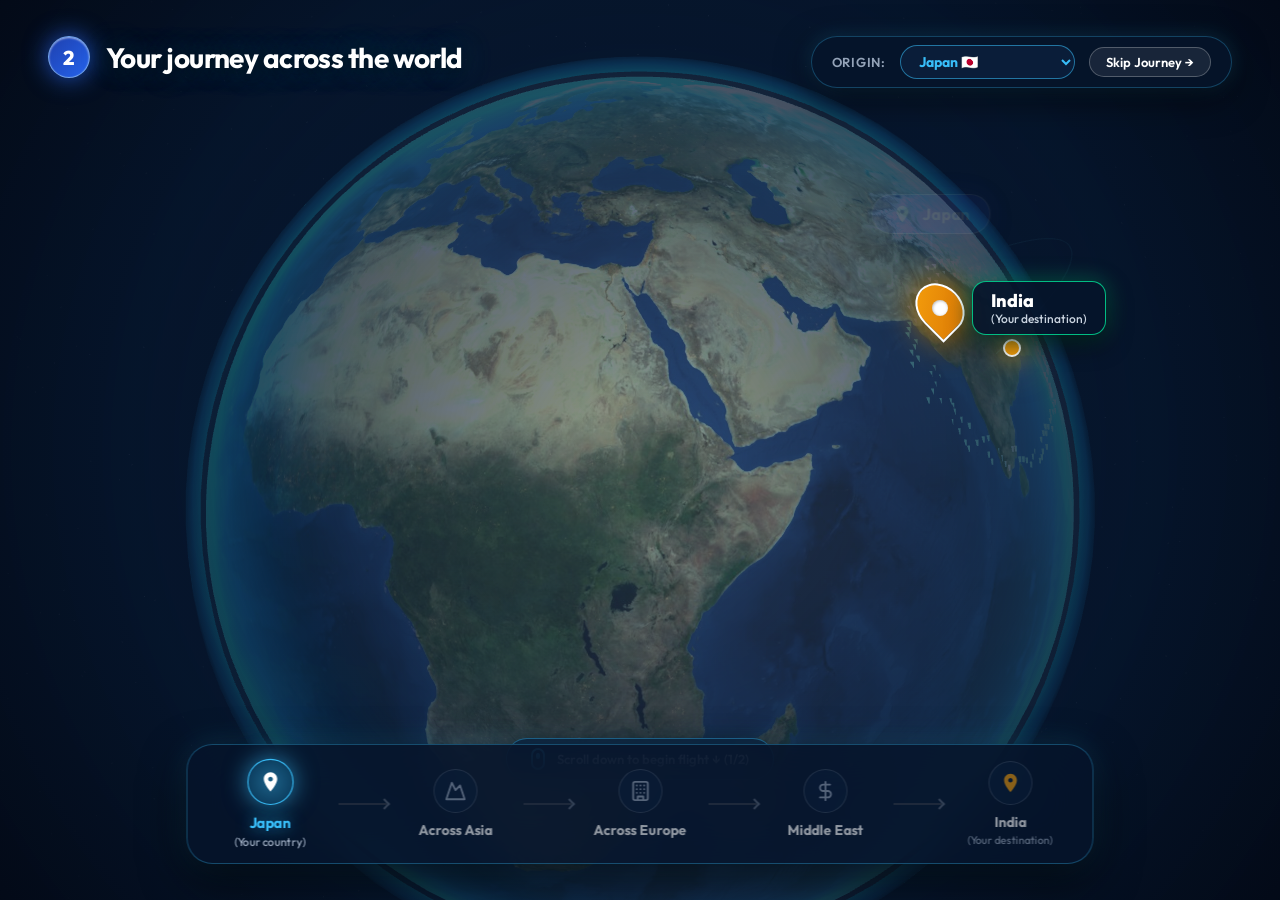
<file: journey.html>
<!DOCTYPE html>
<html lang="en">
<head>
  <meta charset="UTF-8">
  <meta name="viewport" content="width=device-width, initial-scale=1.0">
  <title>Your Journey Across the World | BharatConnect AI</title>
  <meta name="description" content="Cinematic 3D onboarding flight journey to India on a realistic interactive Earth for BharatConnect AI.">
  <link rel="preconnect" href="https://fonts.googleapis.com">
  <link rel="preconnect" href="https://fonts.gstatic.com" crossorigin>
  <link href="https://fonts.googleapis.com/css2?family=Outfit:wght@300;400;500;600;700;800;900&family=Playfair+Display:ital,wght@0,600;0,700;0,800;1,600&display=swap" rel="stylesheet">
  
  <!-- Three.js & TopoJSON (Local with CDN fallbacks) -->
  <script src="/static/js/three.min.js"></script>
  <script>
    if (typeof THREE === 'undefined') {
      document.write('<script src="https://cdnjs.cloudflare.com/ajax/libs/three.js/r128/three.min.js"><\/script>');
    }
  </script>
  <script src="/static/js/topojson-client.min.js"></script>
  <script>
    if (typeof topojson === 'undefined') {
      document.write('<script src="https://cdn.jsdelivr.net/npm/topojson-client@3/dist/topojson-client.min.js"><\/script>');
    }
  </script>

  <style>
    :root {
      --bg-space: #06152B;
      --bg-deep: #030a17;
      --navy-primary: #0B1F3A;
      --navy-dark: #06152B;
      --navy-light: #12345B;
      --gold-primary: #D4AF37;
      --gold-glow: #F59E0B;
      --cyan-primary: #38bdf8;
      --cyan-glow: #00e5ff;
      --green-glow: #00f5a0;
      --purple-accent: #818cf8;
      --text-main: #f8fafc;
      --text-dim: #94a3b8;
      --glass-bg: rgba(6, 21, 43, 0.88);
      --glass-border: rgba(56, 189, 248, 0.28);
    }

    * {
      box-sizing: border-box;
      margin: 0;
      padding: 0;
      user-select: none;
      -webkit-user-select: none;
    }

    html, body {
      width: 100%;
      height: 100%;
      overflow: hidden;
      background: var(--bg-space);
      font-family: 'Outfit', -apple-system, BlinkMacSystemFont, sans-serif;
      color: var(--text-main);
    }

    /* Fullscreen WebGL Canvas Container */
    #canvas-container {
      position: absolute;
      top: 0;
      left: 0;
      width: 100%;
      height: 100%;
      z-index: 1;
      touch-action: none;
    }

    /* Space Atmosphere & Deep Navy Branding */
    .space-overlay {
      position: absolute;
      top: 0;
      left: 0;
      width: 100%;
      height: 100%;
      background: radial-gradient(circle at 50% 50%, rgba(11, 31, 58, 0.45) 0%, rgba(6, 21, 43, 0.85) 65%, rgba(3, 10, 23, 0.98) 100%);
      z-index: 2;
      pointer-events: none;
    }

    /* TOP HEADER: Exact match with visual reference */
    .top-header {
      position: absolute;
      top: 36px;
      left: 48px;
      display: flex;
      align-items: center;
      gap: 16px;
      z-index: 20;
      pointer-events: auto;
    }

    .step-badge {
      width: 42px;
      height: 42px;
      border-radius: 50%;
      background: linear-gradient(135deg, #1e40af, #2563eb);
      border: 1.5px solid rgba(147, 197, 253, 0.7);
      display: flex;
      align-items: center;
      justify-content: center;
      font-size: 20px;
      font-weight: 800;
      color: #ffffff;
      box-shadow: 0 0 24px rgba(37, 99, 235, 0.8), inset 0 1px 2px rgba(255, 255, 255, 0.6);
    }

    .header-title {
      font-size: 28px;
      font-weight: 700;
      letter-spacing: -0.02em;
      color: #ffffff;
      text-shadow: 0 2px 20px rgba(0, 0, 0, 0.9), 0 0 30px rgba(56, 189, 248, 0.4);
    }

    /* TOP RIGHT: Origin Country Switcher & Skip Toolbar */
    .country-switcher-bar {
      position: absolute;
      top: 36px;
      right: 48px;
      z-index: 20;
      display: flex;
      align-items: center;
      gap: 14px;
      background: var(--glass-bg);
      backdrop-filter: blur(20px);
      -webkit-backdrop-filter: blur(20px);
      padding: 8px 20px;
      border-radius: 9999px;
      border: 1px solid var(--glass-border);
      box-shadow: 0 10px 35px rgba(0, 0, 0, 0.6), 0 0 20px rgba(56, 189, 248, 0.2);
    }

    .switcher-label {
      font-size: 13px;
      font-weight: 600;
      color: #94a3b8;
      text-transform: uppercase;
      letter-spacing: 0.06em;
    }

    .country-select {
      background: rgba(11, 31, 58, 0.95);
      border: 1.5px solid rgba(56, 189, 248, 0.55);
      color: #38bdf8;
      font-family: inherit;
      font-size: 14px;
      font-weight: 700;
      padding: 6px 14px;
      border-radius: 9999px;
      outline: none;
      cursor: pointer;
      transition: all 0.25s ease;
    }

    .country-select:hover, .country-select:focus {
      border-color: #00e5ff;
      box-shadow: 0 0 16px rgba(0, 229, 255, 0.5);
    }

    .skip-btn {
      background: rgba(255, 255, 255, 0.08);
      border: 1px solid rgba(255, 255, 255, 0.25);
      color: #ffffff;
      font-family: inherit;
      font-size: 13px;
      font-weight: 600;
      padding: 6px 16px;
      border-radius: 9999px;
      cursor: pointer;
      transition: all 0.25s ease;
    }

    .skip-btn:hover {
      background: rgba(212, 175, 55, 0.25);
      border-color: var(--gold-primary);
      color: var(--gold-primary);
      box-shadow: 0 0 16px rgba(212, 175, 55, 0.4);
    }

    /* 3D PROJECTED SCREEN BADGES */
    .globe-marker {
      position: absolute;
      z-index: 15;
      transform: translate(-50%, -100%);
      pointer-events: none;
      transition: opacity 0.25s ease, transform 0.06s linear;
      will-change: transform, opacity;
    }

    /* Origin Pin (Purple/Blue glowing pill matching visual reference) */
    .origin-badge {
      display: flex;
      align-items: center;
      gap: 10px;
      padding: 9px 20px;
      border-radius: 9999px;
      background: linear-gradient(135deg, #6366f1 0%, #4f46e5 50%, #3b82f6 100%);
      border: 1.5px solid rgba(224, 231, 255, 0.85);
      color: #ffffff;
      font-size: 16px;
      font-weight: 700;
      letter-spacing: -0.01em;
      white-space: nowrap;
      box-shadow: 0 0 28px rgba(99, 102, 241, 0.8), 0 10px 32px rgba(0, 0, 0, 0.7);
    }

    .origin-pin-icon {
      width: 20px;
      height: 20px;
      fill: #ffffff;
    }

    .origin-pulse-stem {
      width: 2px;
      height: 22px;
      background: linear-gradient(to bottom, #818cf8, transparent);
      margin: 0 auto;
    }

    .origin-pulse-dot {
      width: 14px;
      height: 14px;
      background: #c084fc;
      border: 2px solid #ffffff;
      border-radius: 50%;
      margin: 0 auto;
      box-shadow: 0 0 18px #c084fc, 0 0 30px #9333ea;
      animation: pulseGlow 1.8s infinite ease-in-out;
    }

    /* Destination Pin (India: Teardrop Pin + Destination Capsule matching visual reference) */
    .india-marker-container {
      display: flex;
      align-items: center;
      gap: 10px;
    }

    .india-teardrop-pin {
      width: 44px;
      height: 54px;
      background: linear-gradient(145deg, #f59e0b, #d97706);
      border: 2.5px solid #ffffff;
      border-radius: 50% 50% 50% 0;
      transform: rotate(-45deg);
      display: flex;
      align-items: center;
      justify-content: center;
      box-shadow: 0 0 35px rgba(245, 158, 11, 0.85), 0 10px 30px rgba(0, 0, 0, 0.8);
      position: relative;
    }

    .india-teardrop-pin::after {
      content: '';
      width: 16px;
      height: 16px;
      background: #ffffff;
      border-radius: 50%;
      box-shadow: inset 0 1px 3px rgba(0, 0, 0, 0.3);
    }

    .india-text-capsule {
      background: rgba(6, 21, 43, 0.90);
      backdrop-filter: blur(14px);
      -webkit-backdrop-filter: blur(14px);
      border: 1.5px solid rgba(0, 245, 160, 0.75);
      padding: 8px 18px;
      border-radius: 14px;
      box-shadow: 0 8px 25px rgba(0, 0, 0, 0.7), 0 0 22px rgba(0, 245, 160, 0.35);
    }

    .india-title-text {
      font-size: 18px;
      font-weight: 800;
      color: #ffffff;
      line-height: 1.2;
    }

    .india-sub-text {
      font-size: 12px;
      font-weight: 500;
      color: #cbd5e1;
      line-height: 1.2;
    }

    .destination-pulse-dot {
      width: 18px;
      height: 18px;
      background: #f59e0b;
      border: 2.5px solid #ffffff;
      border-radius: 50%;
      margin: 4px auto 0 auto;
      box-shadow: 0 0 25px #f59e0b, 0 0 45px #d97706;
      animation: pulseGlowGold 1.5s infinite ease-in-out;
    }

    #destination-marker.arrived .destination-badge {
      transform: scale(1.15);
      filter: drop-shadow(0 0 24px rgba(0, 245, 160, 0.95)) drop-shadow(0 0 40px rgba(212, 175, 55, 0.6));
      transition: transform 0.6s cubic-bezier(0.16, 1, 0.3, 1), filter 0.6s ease;
    }

    @keyframes pulseGlow {
      0%, 100% { transform: scale(1); box-shadow: 0 0 14px #c084fc; }
      50% { transform: scale(1.4); box-shadow: 0 0 26px #c084fc, 0 0 40px #a855f7; }
    }

    @keyframes pulseGlowGold {
      0%, 100% { transform: scale(1); box-shadow: 0 0 18px #f59e0b; }
      50% { transform: scale(1.45); box-shadow: 0 0 32px #fbbf24, 0 0 50px #d97706; }
    }

    /* BOTTOM JOURNEY TIMELINE: Exact visual reference reproduction */
    .bottom-timeline-container {
      position: absolute;
      bottom: 36px;
      left: 50%;
      transform: translateX(-50%);
      z-index: 20;
      width: auto;
      max-width: 94vw;
      pointer-events: auto;
    }

    .timeline-glass-card {
      display: flex;
      align-items: center;
      gap: 16px;
      padding: 16px 30px;
      border-radius: 26px;
      background: rgba(6, 21, 43, 0.85);
      backdrop-filter: blur(24px);
      -webkit-backdrop-filter: blur(24px);
      border: 1px solid rgba(56, 189, 248, 0.32);
      box-shadow: 0 16px 45px rgba(0, 0, 0, 0.7), 0 0 30px rgba(56, 189, 248, 0.18);
    }

    .timeline-step {
      display: flex;
      flex-direction: column;
      align-items: center;
      gap: 8px;
      min-width: 105px;
      transition: all 0.4s ease;
      opacity: 0.55;
    }

    .timeline-step.active {
      opacity: 1;
      transform: scale(1.05);
    }

    .timeline-step.passed {
      opacity: 0.88;
    }

    .timeline-icon-box {
      width: 44px;
      height: 44px;
      border-radius: 50%;
      display: flex;
      align-items: center;
      justify-content: center;
      background: rgba(11, 31, 58, 0.9);
      border: 1px solid rgba(255, 255, 255, 0.18);
      color: #94a3b8;
      transition: all 0.4s cubic-bezier(0.16, 1, 0.3, 1);
    }

    .timeline-step.active .timeline-icon-box {
      border-color: #38bdf8;
      color: #ffffff;
      background: radial-gradient(circle, rgba(56, 189, 248, 0.45) 0%, rgba(14, 165, 233, 0.2) 100%);
      box-shadow: 0 0 22px rgba(56, 189, 248, 0.65);
    }

    .timeline-step.dest .timeline-icon-box {
      color: #f59e0b;
    }

    .timeline-step.dest.active .timeline-icon-box {
      border-color: #fbbf24;
      color: #ffffff;
      background: radial-gradient(circle, rgba(245, 158, 11, 0.5) 0%, rgba(217, 119, 6, 0.25) 100%);
      box-shadow: 0 0 30px rgba(245, 158, 11, 0.85);
    }

    .step-labels {
      display: flex;
      flex-direction: column;
      align-items: center;
      text-align: center;
    }

    .step-title {
      font-size: 14px;
      font-weight: 700;
      color: #ffffff;
      white-space: nowrap;
    }

    .step-subtitle {
      font-size: 11px;
      font-weight: 500;
      color: #94a3b8;
      white-space: nowrap;
      margin-top: 2px;
    }

    .timeline-step.active .step-title {
      color: #38bdf8;
      text-shadow: 0 0 14px rgba(56, 189, 248, 0.7);
    }

    .timeline-step.dest.active .step-title {
      color: #fbbf24;
      text-shadow: 0 0 16px rgba(245, 158, 11, 0.8);
    }

    /* Timeline Arrow Connectors */
    .timeline-connector {
      display: flex;
      align-items: center;
      justify-content: center;
      width: 48px;
      color: #334155;
      position: relative;
    }

    .connector-line {
      width: 100%;
      height: 2px;
      background: #1e293b;
      position: relative;
    }

    .connector-fill {
      position: absolute;
      left: 0;
      top: 0;
      height: 100%;
      width: 0%;
      background: linear-gradient(90deg, #f59e0b, #00e5ff);
      box-shadow: 0 0 10px #00e5ff;
      transition: width 0.4s ease;
    }

    .connector-arrow {
      position: absolute;
      right: -2px;
      top: 50%;
      transform: translateY(-50%) rotate(45deg);
      width: 8px;
      height: 8px;
      border-top: 2px solid #334155;
      border-right: 2px solid #334155;
      transition: border-color 0.4s ease;
    }

    .timeline-connector.active .connector-fill {
      width: 100%;
    }

    .timeline-connector.active .connector-arrow {
      border-color: #00e5ff;
    }

    /* SCROLL ACTION PROMPT */
    .scroll-action-prompt {
      position: absolute;
      bottom: 120px;
      left: 50%;
      transform: translateX(-50%);
      display: flex;
      align-items: center;
      gap: 12px;
      background: rgba(11, 31, 58, 0.9);
      backdrop-filter: blur(16px);
      border: 1px solid rgba(56, 189, 248, 0.45);
      padding: 9px 24px;
      border-radius: 9999px;
      font-size: 13px;
      font-weight: 600;
      color: #e2e8f0;
      z-index: 20;
      cursor: pointer;
      transition: all 0.3s ease;
      box-shadow: 0 4px 25px rgba(0, 0, 0, 0.55);
    }

    .scroll-action-prompt:hover {
      background: rgba(18, 52, 91, 0.98);
      border-color: #00e5ff;
      box-shadow: 0 0 22px rgba(0, 229, 255, 0.55);
      transform: translateX(-50%) scale(1.03);
    }

    .scroll-icon-indicator {
      width: 14px;
      height: 22px;
      border: 2px solid #38bdf8;
      border-radius: 10px;
      position: relative;
      display: flex;
      justify-content: center;
    }

    .scroll-wheel-dot {
      width: 4px;
      height: 6px;
      background: #38bdf8;
      border-radius: 2px;
      margin-top: 3px;
      animation: wheelBounce 1.5s infinite;
    }

    @keyframes wheelBounce {
      0% { transform: translateY(0); opacity: 1; }
      80% { transform: translateY(8px); opacity: 0; }
      100% { transform: translateY(0); opacity: 0; }
    }

    /* CINEMATIC "WELCOME TO INDIA" DESTINATION REVEAL */
    #arrival-overlay {
      position: fixed;
      top: 0;
      left: 0;
      width: 100%;
      height: 100%;
      background: radial-gradient(circle at center, rgba(11, 31, 58, 0.4) 0%, rgba(6, 21, 43, 0.88) 75%, rgba(2, 6, 18, 0.98) 100%);
      backdrop-filter: blur(12px);
      -webkit-backdrop-filter: blur(12px);
      display: flex;
      flex-direction: column;
      align-items: center;
      justify-content: center;
      z-index: 50;
      opacity: 0;
      pointer-events: none;
      transition: opacity 0.85s cubic-bezier(0.16, 1, 0.3, 1);
    }

    #arrival-overlay.visible {
      opacity: 1;
      pointer-events: auto;
    }

    .arrival-content-box {
      text-align: center;
      max-width: 680px;
      padding: 50px 30px;
      transform: translateY(24px) scale(0.96);
      transition: transform 0.9s cubic-bezier(0.16, 1, 0.3, 1);
    }

    #arrival-overlay.visible .arrival-content-box {
      transform: translateY(0) scale(1);
    }

    .arrival-pill-badge {
      display: inline-flex;
      align-items: center;
      gap: 10px;
      padding: 8px 20px;
      border-radius: 9999px;
      background: rgba(212, 175, 55, 0.15);
      border: 1px solid rgba(212, 175, 55, 0.45);
      color: #fef08a;
      font-size: 12px;
      font-weight: 700;
      letter-spacing: 0.1em;
      text-transform: uppercase;
      margin-bottom: 24px;
      box-shadow: 0 0 25px rgba(212, 175, 55, 0.3);
    }

    .arrival-live-dot {
      width: 8px;
      height: 8px;
      border-radius: 50%;
      background: #fbbf24;
      box-shadow: 0 0 12px #fbbf24;
      animation: pulseGlowGold 1.2s infinite;
    }

    .arrival-title {
      font-family: 'Playfair Display', 'Outfit', serif;
      font-size: 56px;
      font-weight: 800;
      letter-spacing: 0.02em;
      text-transform: uppercase;
      color: #ffffff;
      line-height: 1.1;
      margin-bottom: 16px;
      text-shadow: 0 4px 30px rgba(0, 0, 0, 0.9), 0 0 40px rgba(212, 175, 55, 0.55);
    }

    .arrival-subtitle {
      font-size: 18px;
      font-weight: 400;
      color: #e2e8f0;
      line-height: 1.6;
      max-width: 520px;
      margin: 0 auto 36px auto;
      text-shadow: 0 2px 14px rgba(0, 0, 0, 0.8);
    }

    .arrival-progress-bar {
      width: 280px;
      height: 4px;
      background: rgba(255, 255, 255, 0.12);
      border-radius: 2px;
      overflow: hidden;
      margin: 0 auto;
      position: relative;
    }

    .arrival-progress-fill {
      width: 0%;
      height: 100%;
      background: linear-gradient(90deg, #f59e0b, #fbbf24, #ffffff);
      box-shadow: 0 0 16px #fbbf24;
      transition: width 1.5s cubic-bezier(0.16, 1, 0.3, 1);
    }

    /* Screen Flash Transition to index.html */
    #transition-flash {
      position: fixed;
      top: 0;
      left: 0;
      width: 100%;
      height: 100%;
      background: #06152B;
      z-index: 100;
      opacity: 0;
      pointer-events: none;
      transition: opacity 0.7s ease-in-out;
    }

    #transition-flash.active {
      opacity: 1;
      pointer-events: auto;
    }

    /* Responsive styling */
    @media (max-width: 860px) {
      .top-header { left: 20px; top: 20px; }
      .header-title { font-size: 20px; }
      .country-switcher-bar { right: 20px; top: 20px; padding: 6px 14px; }
      .timeline-step { min-width: 70px; }
      .step-title { font-size: 12px; }
      .step-subtitle { font-size: 10px; }
      .timeline-icon-box { width: 36px; height: 36px; }
      .timeline-connector { width: 24px; }
      .bottom-timeline-container { bottom: 20px; }
      .scroll-action-prompt { bottom: 95px; }
      .arrival-title { font-size: 38px; }
      .arrival-subtitle { font-size: 15px; }
    }
  </style>
</head>
<body>

  <!-- Fullscreen WebGL Three.js Container -->
  <div id="canvas-container"></div>
  <div class="space-overlay"></div>

  <!-- Header matching visual reference: (2) Your journey across the world -->
  <header class="top-header">
    <div class="step-badge">2</div>
    <h1 class="header-title">Your journey across the world</h1>
  </header>

  <!-- Origin Country Switcher & Skip Toolbar -->
  <aside class="country-switcher-bar">
    <span class="switcher-label">Origin:</span>
    <select id="country-select" class="country-select" aria-label="Select Origin Country">
      <option value="Japan" selected>Japan 🇯🇵</option>
      <option value="United States">United States 🇺🇸</option>
      <option value="Germany">Germany 🇩🇪</option>
      <option value="Australia">Australia 🇦🇺</option>
      <option value="Singapore">Singapore 🇸🇬</option>
      <option value="United Arab Emirates">UAE 🇦🇪</option>
      <option value="United Kingdom">United Kingdom 🇬🇧</option>
      <option value="Canada">Canada 🇨🇦</option>
      <option value="France">France 🇫🇷</option>
      <option value="Italy">Italy 🇮🇹</option>
      <option value="Spain">Spain 🇪🇸</option>
      <option value="Brazil">Brazil 🇧🇷</option>
      <option value="South Africa">South Africa 🇿🇦</option>
      <option value="India">India 🇮🇳</option>
    </select>
    <button id="skip-journey-btn" class="skip-btn" title="Skip animation and enter BharatConnect">Skip Journey &rarr;</button>
  </aside>

  <!-- 3D Projected Screen Badges (Origin & India Destination) -->
  <div id="origin-marker" class="globe-marker">
    <div class="pin-badge origin-badge">
      <svg class="origin-pin-icon" viewBox="0 0 24 24">
        <path d="M12 2C8.13 2 5 5.13 5 9c0 5.25 7 13 7 13s7-7.75 7-13c0-3.87-3.13-7-7-7zm0 9.5c-1.38 0-2.5-1.12-2.5-2.5s1.12-2.5 2.5-2.5 2.5 1.12 2.5 2.5-1.12 2.5-2.5 2.5z"/>
      </svg>
      <span id="origin-badge-text">Japan</span>
    </div>
    <div class="origin-pulse-stem"></div>
    <div class="origin-pulse-dot"></div>
  </div>

  <div id="destination-marker" class="globe-marker">
    <div class="india-marker-container destination-badge">
      <div class="india-teardrop-pin"></div>
      <div class="india-text-capsule">
        <div class="india-title-text">India</div>
        <div class="india-sub-text">(Your destination)</div>
      </div>
    </div>
    <div class="destination-pulse-dot"></div>
  </div>

  <!-- Scroll Prompt (2 Gestures) -->
  <div id="scroll-prompt" class="scroll-action-prompt">
    <div class="scroll-icon-indicator">
      <div class="scroll-wheel-dot"></div>
    </div>
    <span id="scroll-prompt-text">Scroll down to begin flight &darr; (1/2)</span>
  </div>

  <!-- Bottom Journey Timeline matching reference -->
  <nav class="bottom-timeline-container" aria-label="Journey Milestones">
    <div class="timeline-glass-card">
      
      <!-- Step 1: Origin -->
      <div id="timeline-step-0" class="timeline-step active">
        <div class="timeline-icon-box">
          <svg width="22" height="22" fill="currentColor" viewBox="0 0 24 24">
            <path d="M12 2C8.13 2 5 5.13 5 9c0 5.25 7 13 7 13s7-7.75 7-13c0-3.87-3.13-7-7-7zm0 9.5c-1.38 0-2.5-1.12-2.5-2.5s1.12-2.5 2.5-2.5 2.5 1.12 2.5 2.5-1.12 2.5-2.5 2.5z"/>
          </svg>
        </div>
        <div class="step-labels">
          <span id="timeline-origin-title" class="step-title">Japan</span>
          <span class="step-subtitle">(Your country)</span>
        </div>
      </div>

      <!-- Connector 1 -->
      <div id="connector-0" class="timeline-connector">
        <div class="connector-line"><div class="connector-fill"></div></div>
        <div class="connector-arrow"></div>
      </div>

      <!-- Step 2: Milestone 1 -->
      <div id="timeline-step-1" class="timeline-step">
        <div class="timeline-icon-box">
          <svg width="22" height="22" fill="none" stroke="currentColor" stroke-width="2" stroke-linecap="round" stroke-linejoin="round" viewBox="0 0 24 24">
            <path d="m8 3 4 8 5-5 5 15H2L8 3z"/>
          </svg>
        </div>
        <div class="step-labels">
          <span id="timeline-m1-title" class="step-title">Across Asia</span>
        </div>
      </div>

      <!-- Connector 2 -->
      <div id="connector-1" class="timeline-connector">
        <div class="connector-line"><div class="connector-fill"></div></div>
        <div class="connector-arrow"></div>
      </div>

      <!-- Step 3: Milestone 2 -->
      <div id="timeline-step-2" class="timeline-step">
        <div class="timeline-icon-box">
          <svg width="22" height="22" fill="none" stroke="currentColor" stroke-width="2" stroke-linecap="round" stroke-linejoin="round" viewBox="0 0 24 24">
            <rect width="16" height="20" x="4" y="2" rx="2" ry="2"/>
            <path d="M9 22v-4h6v4"/>
            <path d="M8 6h.01M16 6h.01M12 6h.01M8 10h.01M16 10h.01M12 10h.01M8 14h.01M16 14h.01M12 14h.01"/>
          </svg>
        </div>
        <div class="step-labels">
          <span id="timeline-m2-title" class="step-title">Across Europe</span>
        </div>
      </div>

      <!-- Connector 3 -->
      <div id="connector-2" class="timeline-connector">
        <div class="connector-line"><div class="connector-fill"></div></div>
        <div class="connector-arrow"></div>
      </div>

      <!-- Step 4: Milestone 3 -->
      <div id="timeline-step-3" class="timeline-step">
        <div class="timeline-icon-box">
          <svg width="22" height="22" fill="none" stroke="currentColor" stroke-width="2" stroke-linecap="round" stroke-linejoin="round" viewBox="0 0 24 24">
            <path d="M12 2v20M17 5H9.5a3.5 3.5 0 0 0 0 7h5a3.5 3.5 0 0 1 0 7H6"/>
          </svg>
        </div>
        <div class="step-labels">
          <span id="timeline-m3-title" class="step-title">Middle East</span>
        </div>
      </div>

      <!-- Connector 4 -->
      <div id="connector-3" class="timeline-connector">
        <div class="connector-line"><div class="connector-fill"></div></div>
        <div class="connector-arrow"></div>
      </div>

      <!-- Step 5: India Destination -->
      <div id="timeline-step-4" class="timeline-step dest">
        <div class="timeline-icon-box">
          <svg width="22" height="22" fill="currentColor" viewBox="0 0 24 24">
            <path d="M12 2C8.13 2 5 5.13 5 9c0 5.25 7 13 7 13s7-7.75 7-13c0-3.87-3.13-7-7-7zm0 9.5c-1.38 0-2.5-1.12-2.5-2.5s1.12-2.5 2.5-2.5 2.5 1.12 2.5 2.5-1.12 2.5-2.5 2.5z"/>
          </svg>
        </div>
        <div class="step-labels">
          <span class="step-title">India</span>
          <span class="step-subtitle">(Your destination)</span>
        </div>
      </div>

    </div>
  </nav>

  <!-- Cinematic "Welcome to India" Destination Reveal -->
  <div id="arrival-overlay">
    <div class="arrival-content-box">
      <div class="arrival-pill-badge">
        <div class="arrival-live-dot"></div>
        <span>DESTINATION REACHED • NEW DELHI / BHARAT</span>
      </div>
      <h2 id="arrival-title" class="arrival-title">WELCOME TO INDIA 🇮🇳</h2>
      <p id="arrival-subtitle" class="arrival-subtitle">Your BharatConnect journey begins here. Entering your tailored experience...</p>
      <div class="arrival-progress-bar">
        <div id="arrival-fill" class="arrival-progress-fill"></div>
      </div>
    </div>
  </div>

  <!-- Screen Flash for smooth transition to index.html -->
  <div id="transition-flash"></div>

  <!-- MAIN THREE.JS 3D CINEMATIC JOURNEY SCRIPT -->
  <script>
    /* ==========================================================================
       1. COMPREHENSIVE COUNTRY GEOGRAPHIC COORDINATES & REGIONAL MILESTONES
       ========================================================================== */
    const COUNTRY_COORDS = {
      "Japan": { lat: 35.6762, lng: 139.6503, milestones: ["Across Asia", "Across Europe", "Middle East"] },
      "United States": { lat: 38.8951, lng: -77.0364, milestones: ["North Atlantic", "Across Europe", "Middle East"] },
      "United Kingdom": { lat: 53.4808, lng: -2.2426, milestones: ["Central Europe", "Middle East", "Arabian Sea"] },
      "Canada": { lat: 45.4215, lng: -75.6972, milestones: ["North Atlantic", "Across Europe", "Middle East"] },
      "Germany": { lat: 51.1657, lng: 10.4515, milestones: ["Eastern Europe", "Anatolia", "Persian Gulf"] },
      "France": { lat: 46.2276, lng: 2.2137, milestones: ["Mediterranean", "Levant", "Persian Gulf"] },
      "Australia": { lat: -25.2744, lng: 133.7751, milestones: ["Indian Ocean", "Southeast Asia", "Bay of Bengal"] },
      "Singapore": { lat: 1.3521, lng: 103.8198, milestones: ["Malacca Strait", "Andaman Sea", "Bay of Bengal"] },
      "United Arab Emirates": { lat: 24.4539, lng: 54.3773, milestones: ["Gulf of Oman", "Arabian Sea", "Western Ghats"] },
      "Italy": { lat: 41.8719, lng: 12.5674, milestones: ["Aegean Sea", "Mesopotamia", "Arabian Sea"] },
      "Spain": { lat: 40.4637, lng: -3.7492, milestones: ["Mediterranean", "Suez & Red Sea", "Arabian Sea"] },
      "Brazil": { lat: -15.8267, lng: -47.9218, milestones: ["South Atlantic", "Sub-Sahara", "Indian Ocean"] },
      "South Africa": { lat: -30.5595, lng: 22.9375, milestones: ["East Africa", "Arabian Sea", "Indian Ocean"] },
      "Netherlands": { lat: 52.1326, lng: 5.2913, milestones: ["Central Europe", "Middle East", "Arabian Sea"] },
      "Switzerland": { lat: 46.8182, lng: 8.2275, milestones: ["Alps & Balkans", "Levant", "Persian Gulf"] },
      "New Zealand": { lat: -40.9006, lng: 174.8860, milestones: ["Tasman Sea", "Indo-Pacific", "Bay of Bengal"] },
      "India": { lat: 13.0827, lng: 80.2707, isDomestic: true, milestones: ["Deccan Plateau", "Central Highlands", "Northern Plains"] }
    };

    // India Destination Coordinates (Central India / New Delhi hub)
    const INDIA_COORDS = { lat: 21.0, lng: 78.5 };

    // Fuzzy coordinate resolver for country names
    function resolveCountry(name) {
      if (!name) return "Japan";
      const clean = name.trim();
      if (COUNTRY_COORDS[clean]) return clean;
      
      const lower = clean.toLowerCase();
      if (lower.includes("usa") || lower.includes("america") || lower.includes("united states")) return "United States";
      if (lower.includes("uk") || lower.includes("britain") || lower.includes("england") || lower.includes("united kingdom")) return "United Kingdom";
      if (lower.includes("uae") || lower.includes("emirates") || lower.includes("dubai")) return "United Arab Emirates";
      if (lower.includes("japan") || lower.includes("tokyo")) return "Japan";
      if (lower.includes("germany") || lower.includes("deutschland")) return "Germany";
      if (lower.includes("france") || lower.includes("paris")) return "France";
      if (lower.includes("australia") || lower.includes("sydney")) return "Australia";
      if (lower.includes("canada") || lower.includes("toronto")) return "Canada";
      if (lower.includes("singapore")) return "Singapore";
      if (lower.includes("india") || lower.includes("bharat")) return "India";
      if (lower.includes("italy") || lower.includes("italia")) return "Italy";
      if (lower.includes("spain") || lower.includes("espana")) return "Spain";
      if (lower.includes("brazil")) return "Brazil";
      if (lower.includes("south africa")) return "South Africa";

      return "Japan";
    }

    /* ==========================================================================
       2. DYNAMIC AUTHENTICATION & PROFILE DATA RESOLUTION
       ========================================================================== */
    let selectedCountryName = "Japan";

    // 1. Read from query params
    const urlParams = new URLSearchParams(window.location.search);
    const paramCountry = urlParams.get("country");
    if (paramCountry) {
      selectedCountryName = resolveCountry(paramCountry);
    } else {
      // 2. Read from authenticated user session data in sessionStorage
      try {
        const sessUserRaw = sessionStorage.getItem("bc_current_user");
        if (sessUserRaw) {
          const sessUser = JSON.parse(sessUserRaw);
          if (sessUser && sessUser.country) {
            selectedCountryName = resolveCountry(sessUser.country);
          }
        }
      } catch (e) {}

      // 3. Check direct keys
      if (!paramCountry && sessionStorage.getItem("bc_user_country")) {
        selectedCountryName = resolveCountry(sessionStorage.getItem("bc_user_country"));
      } else if (!paramCountry && localStorage.getItem("registeredCountry")) {
        selectedCountryName = resolveCountry(localStorage.getItem("registeredCountry"));
      } else if (!paramCountry && localStorage.getItem("userCountry")) {
        selectedCountryName = resolveCountry(localStorage.getItem("userCountry"));
      }
    }

    const selectEl = document.getElementById("country-select");
    if (selectEl) {
      selectEl.value = selectedCountryName;
    }

    // Async check to /api/auth/me to verify active session
    (async function verifySessionProfile() {
      const token = sessionStorage.getItem("bc_session_token");
      if (!token) return;
      try {
        const res = await fetch(`/api/auth/me?token=${encodeURIComponent(token)}`);
        if (res.ok) {
          const data = await res.json();
          if (data && data.user && data.user.country) {
            const detected = resolveCountry(data.user.country);
            if (detected !== selectedCountryName) {
              selectedCountryName = detected;
              if (selectEl) selectEl.value = selectedCountryName;
              updateTimelineLabels();
              renderCountryBoundaries();
              buildFlightTrajectory();
              updateEarthAndCameraFraming();
            }
          }
        }
      } catch (err) {}
    })();

    /* ==========================================================================
       3. THREE.JS SCENE SETUP & CINEMATIC CAMERA
       ========================================================================== */
    const container = document.getElementById("canvas-container");
    const scene = new THREE.Scene();
    scene.fog = new THREE.FogExp2(0x06152B, 0.0006);

    // Camera: Positioned for an elegant centered view showing the world clearly
    const camera = new THREE.PerspectiveCamera(42, window.innerWidth / window.innerHeight, 1, 2500);
    camera.position.set(0, 8, 285);

    const renderer = new THREE.WebGLRenderer({ antialias: true, alpha: false, powerPreference: "high-performance" });
    renderer.setSize(window.innerWidth, window.innerHeight);
    renderer.setPixelRatio(Math.min(window.devicePixelRatio, 2));
    renderer.setClearColor(0x06152B, 1);
    renderer.toneMapping = THREE.ACESFilmicToneMapping;
    renderer.toneMappingExposure = 1.22;
    container.appendChild(renderer.domElement);

    // Natural Space Lighting (Sunlight + Rim Light + Ambient)
    const ambientLight = new THREE.AmbientLight(0x1a2e4c, 1.35);
    scene.add(ambientLight);

    const sunLight = new THREE.DirectionalLight(0xfff5e6, 2.5);
    sunLight.position.set(200, 110, 180);
    scene.add(sunLight);

    const cyanRimLight = new THREE.DirectionalLight(0x00e5ff, 1.8);
    cyanRimLight.position.set(-200, -50, -160);
    scene.add(cyanRimLight);

    /* ==========================================================================
       4. REALISTIC EARTH SYSTEM (Cinematic Bluish Tone, Deep Blue Oceans, Warm Lights)
       ========================================================================== */
    // Earth Radius 98 shows the world clearly in its entirety matching reference composition
    const EARTH_RADIUS = 98;
    const earthGroup = new THREE.Group();
    // Offset Earth center slightly downward so globe is beautifully balanced between UI header and timeline
    earthGroup.position.set(0, -5, 0);
    scene.add(earthGroup);

    // Texture Loader with procedural fallbacks
    const texLoader = new THREE.TextureLoader();

    function createFallbackDayTexture() {
      const canvas = document.createElement("canvas");
      canvas.width = 1024; canvas.height = 512;
      const ctx = canvas.getContext("2d");
      ctx.fillStyle = "#0A1D37";
      ctx.fillRect(0, 0, 1024, 512);
      ctx.fillStyle = "#1e3d23";
      ctx.beginPath();
      ctx.arc(700, 180, 90, 0, Math.PI * 2);
      ctx.arc(520, 160, 50, 0, Math.PI * 2);
      ctx.arc(260, 150, 70, 0, Math.PI * 2);
      ctx.arc(330, 320, 60, 0, Math.PI * 2);
      ctx.arc(540, 270, 80, 0, Math.PI * 2);
      ctx.arc(820, 340, 55, 0, Math.PI * 2);
      ctx.fill();
      return new THREE.CanvasTexture(canvas);
    }

    function createFallbackNightTexture() {
      const canvas = document.createElement("canvas");
      canvas.width = 1024; canvas.height = 512;
      const ctx = canvas.getContext("2d");
      ctx.fillStyle = "#01040a";
      ctx.fillRect(0, 0, 1024, 512);
      ctx.fillStyle = "#fbbf24";
      for (let i = 0; i < 1200; i++) {
        const x = Math.random() * 1024;
        const y = 60 + Math.random() * 360;
        ctx.fillRect(x, y, 1.5, 1.5);
      }
      return new THREE.CanvasTexture(canvas);
    }

    // Load NASA Blue Marble day texture & Black Marble city night lights
    const dayTexture = texLoader.load(
      "/static/textures/earth_day.jpg",
      undefined,
      undefined,
      () => createFallbackDayTexture()
    );
    dayTexture.wrapS = THREE.RepeatWrapping;
    dayTexture.wrapT = THREE.ClampToEdgeWrapping;

    const nightTexture = texLoader.load(
      "/static/textures/earth_night.jpg",
      undefined,
      undefined,
      () => createFallbackNightTexture()
    );
    nightTexture.wrapS = THREE.RepeatWrapping;
    nightTexture.wrapT = THREE.ClampToEdgeWrapping;

    // Advanced Photorealistic Multi-Texture Earth Shader
    // Blends deep blue oceans, natural green/earthy continents, warm golden city lights, and soft cyan atmosphere
    const earthCustomMaterial = new THREE.ShaderMaterial({
      uniforms: {
        dayTex: { value: dayTexture },
        nightTex: { value: nightTexture },
        sunDirection: { value: new THREE.Vector3(1, 0.45, 0.9).normalize() }
      },
      vertexShader: `
        varying vec2 vUv;
        varying vec3 vNormal;
        varying vec3 vWorldPosition;
        void main() {
          vUv = uv;
          vNormal = normalize(normalMatrix * normal);
          vec4 worldPos = modelMatrix * vec4(position, 1.0);
          vWorldPosition = worldPos.xyz;
          gl_Position = projectionMatrix * viewMatrix * worldPos;
        }
      `,
      fragmentShader: `
        uniform sampler2D dayTex;
        uniform sampler2D nightTex;
        uniform vec3 sunDirection;
        varying vec2 vUv;
        varying vec3 vNormal;
        varying vec3 vWorldPosition;

        void main() {
          vec3 dayColor = texture2D(dayTex, vUv).rgb;
          vec3 nightColor = texture2D(nightTex, vUv).rgb;

          // Oceanic detection & color grading: deep rich navy-blue oceans
          float isOcean = smoothstep(0.04, 0.16, dayColor.b - (dayColor.r * 0.5 + dayColor.g * 0.5));
          vec3 deepOceanColor = mix(vec3(0.02, 0.08, 0.22), vec3(0.04, 0.14, 0.32), dayColor.b * 1.5);

          // Natural continents: preserve lush greens and dark earthy landmasses
          vec3 continentColor = dayColor * vec3(0.92, 1.02, 0.90);
          vec3 gradedDay = mix(continentColor, deepOceanColor, isOcean * 0.78);

          // Subtle overall bluish cinematic grade as requested
          gradedDay = mix(gradedDay, gradedDay * vec3(0.88, 0.96, 1.10), 0.30);

          // Sunlight calculation with soft cinematic twilight terminator
          float sunDot = dot(normalize(vNormal), normalize(sunDirection));
          float sunFactor = smoothstep(-0.20, 0.28, sunDot);

          // Subtle warm/golden-white city lights on night/dusk side
          vec3 warmCityLights = pow(nightColor, vec3(1.15)) * vec3(1.42, 1.20, 0.88) * 2.8;

          // Composite lit day and glowing night
          vec3 litDay = gradedDay * max(0.46, sunFactor * 1.12);
          vec3 litNight = warmCityLights * (1.0 - sunFactor * 0.82);
          vec3 surfaceColor = litDay + litNight;

          // Soft blue/cyan atmospheric Fresnel rim glow on planetary limb
          vec3 viewDir = normalize(cameraPosition - vWorldPosition);
          float fresnel = 1.0 - max(0.0, dot(normalize(vNormal), viewDir));
          float rimIntensity = pow(fresnel, 3.2);
          vec3 softRimGlow = vec3(0.12, 0.78, 1.0) * rimIntensity * 1.45;

          gl_FragColor = vec4(surfaceColor + softRimGlow, 1.0);
        }
      `
    });

    const earthGeometry = new THREE.SphereGeometry(EARTH_RADIUS, 64, 64);
    const earthMesh = new THREE.Mesh(earthGeometry, earthCustomMaterial);
    earthGroup.add(earthMesh);

    // Cloud Sphere layer (translucent clouds drifting over atmosphere)
    const cloudGeo = new THREE.SphereGeometry(EARTH_RADIUS * 1.011, 48, 48);
    const cloudMat = new THREE.MeshLambertMaterial({
      color: 0xffffff,
      transparent: true,
      opacity: 0.22,
      blending: THREE.AdditiveBlending
    });
    const cloudMesh = new THREE.Mesh(cloudGeo, cloudMat);
    earthGroup.add(cloudMesh);

    // Outer Atmospheric Glow Shell (Inverted Fresnel backface with soft blue/cyan glow)
    const atmoGeo = new THREE.SphereGeometry(EARTH_RADIUS * 1.042, 48, 48);
    const atmoMat = new THREE.ShaderMaterial({
      vertexShader: `
        varying vec3 vNormal;
        varying vec3 vWorldPosition;
        void main() {
          vNormal = normalize(normalMatrix * normal);
          vec4 worldPos = modelMatrix * vec4(position, 1.0);
          vWorldPosition = worldPos.xyz;
          gl_Position = projectionMatrix * viewMatrix * worldPos;
        }
      `,
      fragmentShader: `
        varying vec3 vNormal;
        varying vec3 vWorldPosition;
        void main() {
          vec3 viewDir = normalize(cameraPosition - vWorldPosition);
          float intensity = pow(0.70 - dot(vNormal, viewDir), 2.8);
          vec3 atmoColor = vec3(0.10, 0.70, 0.98) * intensity * 1.6;
          gl_FragColor = vec4(atmoColor, intensity * 0.85);
        }
      `,
      side: THREE.BackSide,
      blending: THREE.AdditiveBlending,
      transparent: true
    });
    const atmoMesh = new THREE.Mesh(atmoGeo, atmoMat);
    earthGroup.add(atmoMesh);

    // Distant Starfield Particles in Deep Navy Space
    const starGeo = new THREE.BufferGeometry();
    const starCount = 1800;
    const starPos = new Float32Array(starCount * 3);
    for (let i = 0; i < starCount * 3; i += 3) {
      starPos[i] = (Math.random() - 0.5) * 1600;
      starPos[i+1] = (Math.random() - 0.5) * 1600;
      starPos[i+2] = -200 - Math.random() * 800;
    }
    starGeo.setAttribute('position', new THREE.BufferAttribute(starPos, 3));
    const starMat = new THREE.PointsMaterial({ color: 0x64748b, size: 1.2, transparent: true, opacity: 0.65 });
    const starPoints = new THREE.Points(starGeo, starMat);
    scene.add(starPoints);

    /* ==========================================================================
       5. REAL COUNTRY GEOGRAPHIC BOUNDARIES & INDIA GLOWING HALO
       ========================================================================== */
    const countriesBorderGroup = new THREE.Group();
    earthGroup.add(countriesBorderGroup);

    let globalCountryFeatures = [];

    function latLngToVector3(lat, lng, radius = EARTH_RADIUS) {
      const phi = (90 - lat) * (Math.PI / 180);
      const theta = (lng + 180) * (Math.PI / 180);
      const x = -(radius * Math.sin(phi) * Math.cos(theta));
      const z = (radius * Math.sin(phi) * Math.sin(theta));
      const y = (radius * Math.cos(phi));
      return new THREE.Vector3(x, y, z);
    }

    // Sparkling Radial Particle Ring on India (Strong green/cyan highlight with subtle gold accent)
    const indiaHaloGroup = new THREE.Group();
    earthGroup.add(indiaHaloGroup);

    function createIndiaSparkleHalo() {
      while (indiaHaloGroup.children.length > 0) {
        indiaHaloGroup.remove(indiaHaloGroup.children[0]);
      }

      const count = 120;
      const points = [];
      const haloRadius = 14.0; // degrees around central India
      for (let i = 0; i < count; i++) {
        const angle = (i / count) * Math.PI * 2;
        const rOffset = haloRadius + (Math.random() - 0.5) * 3.2;
        const lat = INDIA_COORDS.lat + Math.sin(angle) * rOffset * 0.78;
        const lng = INDIA_COORDS.lng + Math.cos(angle) * rOffset;
        points.push(latLngToVector3(lat, lng, EARTH_RADIUS * 1.008));
      }

      const pGeo = new THREE.BufferGeometry().setFromPoints(points);
      const pMat = new THREE.PointsMaterial({
        color: 0x00f5a0,
        size: 2.8,
        transparent: true,
        opacity: 0.90,
        blending: THREE.AdditiveBlending
      });
      const haloPointsMesh = new THREE.Points(pGeo, pMat);
      indiaHaloGroup.add(haloPointsMesh);

      // Concentric surface ripple rings under India pin (green/cyan inner, golden outer)
      for (let r = 1; r <= 3; r++) {
        const ringGeo = new THREE.RingGeometry(r * 1.8, r * 1.8 + 0.45, 32);
        const ringMat = new THREE.MeshBasicMaterial({
          color: (r === 1) ? 0x00f5a0 : 0xf59e0b,
          transparent: true,
          opacity: 0.75 - r * 0.16,
          side: THREE.DoubleSide
        });
        const ringMesh = new THREE.Mesh(ringGeo, ringMat);
        const centerPos = latLngToVector3(INDIA_COORDS.lat, INDIA_COORDS.lng, EARTH_RADIUS * 1.006);
        ringMesh.position.copy(centerPos);
        ringMesh.lookAt(centerPos.clone().multiplyScalar(2));
        indiaHaloGroup.add(ringMesh);
      }
    }
    createIndiaSparkleHalo();

    // Load real world countries GeoJSON / TopoJSON
    fetch("/static/data/countries-110m.json")
      .then(res => res.json())
      .then(topology => {
        if (typeof topojson !== 'undefined' && topology.objects && topology.objects.countries) {
          const geojson = topojson.feature(topology, topology.objects.countries);
          globalCountryFeatures = geojson.features;
          renderCountryBoundaries();
        }
      })
      .catch(err => console.warn("Local TopoJSON fetch fallback:", err));

    function renderCountryBoundaries() {
      while (countriesBorderGroup.children.length > 0) {
        countriesBorderGroup.remove(countriesBorderGroup.children[0]);
      }

      const defaultMat = new THREE.LineBasicMaterial({
        color: 0x1e3a5f,
        transparent: true,
        opacity: 0.35
      });

      const originMat = new THREE.LineBasicMaterial({
        color: 0x38bdf8,
        transparent: true,
        opacity: 0.95
      });

      const indiaMat = new THREE.LineBasicMaterial({
        color: 0x00f5a0,
        transparent: true,
        opacity: 0.95
      });

      globalCountryFeatures.forEach(feature => {
        const name = feature.properties ? feature.properties.name : "";
        const isOrigin = (name && name.toLowerCase() === selectedCountryName.toLowerCase()) ||
                         (selectedCountryName === "United States" && name === "United States of America");
        const isIndia = (name && name.toLowerCase() === "india");

        let mat = defaultMat;
        let borderRadius = EARTH_RADIUS * 1.002;

        if (isOrigin) {
          mat = originMat;
          borderRadius = EARTH_RADIUS * 1.004;
        } else if (isIndia) {
          mat = indiaMat;
          borderRadius = EARTH_RADIUS * 1.004;
        }

        const geometryType = feature.geometry.type;
        const coordinates = feature.geometry.coordinates;

        function processPolygonRings(rings) {
          rings.forEach(ring => {
            const points = [];
            ring.forEach(pt => {
              const lng = pt[0];
              const lat = pt[1];
              points.push(latLngToVector3(lat, lng, borderRadius));
            });
            if (points.length > 1) {
              const lineGeo = new THREE.BufferGeometry().setFromPoints(points);
              const line = new THREE.Line(lineGeo, mat);
              countriesBorderGroup.add(line);
            }
          });
        }

        if (geometryType === "Polygon") {
          processPolygonRings(coordinates);
        } else if (geometryType === "MultiPolygon") {
          coordinates.forEach(poly => processPolygonRings(poly));
        }
      });
    }

    /* ==========================================================================
       6. 3D AIRPLANE MODEL (Crisp Commercial Passenger Airliner in Pure White)
       ========================================================================== */
    function createAirplaneModel() {
      const plane = new THREE.Group();

      // Fuselage: aerodynamic crisp WHITE passenger aircraft body
      const fuseMat = new THREE.MeshStandardMaterial({
        color: 0xffffff,
        roughness: 0.15,
        metalness: 0.10,
        emissive: 0x1e293b
      });
      const fuseGeo = new THREE.CylinderGeometry(0.85, 0.55, 9.5, 18);
      fuseGeo.rotateX(Math.PI / 2);
      const fuselage = new THREE.Mesh(fuseGeo, fuseMat);
      plane.add(fuselage);

      // Streamlined Nose Cone (White)
      const noseGeo = new THREE.ConeGeometry(0.85, 2.4, 18);
      noseGeo.rotateX(Math.PI / 2);
      noseGeo.translate(0, 0, 5.8);
      const nose = new THREE.Mesh(noseGeo, fuseMat);
      plane.add(nose);

      // Cockpit Windshield Band (Dark glossy glass)
      const cockpitGeo = new THREE.SphereGeometry(0.87, 16, 12, 0, Math.PI * 2, 0, Math.PI / 3);
      cockpitGeo.rotateX(-Math.PI / 3);
      cockpitGeo.translate(0, 0.32, 4.2);
      const cockpitMat = new THREE.MeshStandardMaterial({ color: 0x0f172a, roughness: 0.05, metalness: 0.9 });
      const cockpit = new THREE.Mesh(cockpitGeo, cockpitMat);
      plane.add(cockpit);

      // Main Swept-back Wings (Pristine White)
      const wingMat = new THREE.MeshStandardMaterial({ color: 0xffffff, roughness: 0.18 });
      const wingShape = new THREE.Shape();
      wingShape.moveTo(0, 2.4);
      wingShape.lineTo(8.5, -2.2);
      wingShape.lineTo(8.0, -3.0);
      wingShape.lineTo(0, -0.8);
      wingShape.lineTo(-8.0, -3.0);
      wingShape.lineTo(-8.5, -2.2);
      wingShape.closePath();

      const extrudeSettings = { depth: 0.24, bevelEnabled: true, bevelSegments: 2, steps: 1, bevelSize: 0.06, bevelThickness: 0.06 };
      const wingGeo = new THREE.ExtrudeGeometry(wingShape, extrudeSettings);
      wingGeo.rotateX(Math.PI / 2);
      wingGeo.translate(0, -0.15, 0.4);
      const wings = new THREE.Mesh(wingGeo, wingMat);
      plane.add(wings);

      // Winglet navigation lights (subtle standard aviation red/green tips)
      const wingletGeo = new THREE.BoxGeometry(0.12, 1.1, 0.65);
      const redNavMat = new THREE.MeshBasicMaterial({ color: 0xef4444 });
      const greenNavMat = new THREE.MeshBasicMaterial({ color: 0x10b981 });
      const leftWinglet = new THREE.Mesh(wingletGeo, redNavMat);
      leftWinglet.position.set(-8.2, 0.5, -2.4);
      const rightWinglet = new THREE.Mesh(wingletGeo, greenNavMat);
      rightWinglet.position.set(8.2, 0.5, -2.4);
      plane.add(leftWinglet);
      plane.add(rightWinglet);

      // Tailfin (Swept Vertical Stabilizer in crisp WHITE)
      const tailShape = new THREE.Shape();
      tailShape.moveTo(0, 0);
      tailShape.lineTo(0, 3.2);
      tailShape.lineTo(1.6, 3.2);
      tailShape.lineTo(2.6, 0);
      tailShape.closePath();
      const tailGeo = new THREE.ExtrudeGeometry(tailShape, { depth: 0.16, bevelEnabled: false });
      tailGeo.rotateY(Math.PI / 2);
      tailGeo.translate(0.08, 0.5, -4.8);
      const tailMat = new THREE.MeshStandardMaterial({ color: 0xffffff, roughness: 0.2 });
      const tailFin = new THREE.Mesh(tailGeo, tailMat);
      plane.add(tailFin);

      // Subtle Chrome/Silver Leading Edge Trim on Tailfin
      const silverTrimGeo = new THREE.BoxGeometry(0.16, 2.7, 0.28);
      silverTrimGeo.rotateX(0.48);
      silverTrimGeo.translate(0, 2.05, -4.1);
      const silverTrimMat = new THREE.MeshStandardMaterial({ color: 0xe2e8f0, metalness: 0.7, roughness: 0.2 });
      const tailTrim = new THREE.Mesh(silverTrimGeo, silverTrimMat);
      plane.add(tailTrim);

      // Horizontal Stabilizers (Pristine White)
      const hTailGeo = new THREE.BoxGeometry(4.8, 0.14, 1.5);
      hTailGeo.translate(0, 0.75, -4.2);
      const hTail = new THREE.Mesh(hTailGeo, wingMat);
      plane.add(hTail);

      // Dual Underslung Jet Turbofan Engines (Light Metallic Silver / Platinum)
      const engineGeo = new THREE.CylinderGeometry(0.48, 0.44, 2.2, 14);
      engineGeo.rotateX(Math.PI / 2);
      const engineMat = new THREE.MeshStandardMaterial({ color: 0xd1d5db, metalness: 0.65, roughness: 0.25 });
      
      const leftEngine = new THREE.Mesh(engineGeo, engineMat);
      leftEngine.position.set(-3.2, -0.75, 0.2);
      plane.add(leftEngine);

      const rightEngine = new THREE.Mesh(engineGeo, engineMat);
      rightEngine.position.set(3.2, -0.75, 0.2);
      plane.add(rightEngine);

      // Subtle Delicate Cyan Jet Exhaust Glow
      const exhaustGeo = new THREE.CylinderGeometry(0.24, 0.04, 2.2, 10);
      exhaustGeo.rotateX(Math.PI / 2);
      exhaustGeo.translate(0, 0, -1.8);
      const exhaustMat = new THREE.MeshBasicMaterial({
        color: 0x38bdf8,
        transparent: true,
        opacity: 0.55,
        blending: THREE.AdditiveBlending
      });
      const leftExhaust = new THREE.Mesh(exhaustGeo, exhaustMat);
      leftExhaust.position.set(-3.2, -0.75, 0);
      plane.add(leftExhaust);

      const rightExhaust = new THREE.Mesh(exhaustGeo, exhaustMat);
      rightExhaust.position.set(3.2, -0.75, 0);
      plane.add(rightExhaust);

      // Base visible scale (dynamically modulated during flight)
      plane.scale.set(0.84, 0.84, 0.84);
      return plane;
    }

    const airplane = createAirplaneModel();
    earthGroup.add(airplane);

    /* ==========================================================================
       7. ELEGANT THIN LUMINOUS 3D GREAT-CIRCLE FLIGHT PATH (Matching Reference)
       ========================================================================== */
    const routeGroup = new THREE.Group();
    earthGroup.add(routeGroup);

    let trajectoryPoints = [];
    let fullFlightCurve = null;
    let guideTubeMesh = null;
    let activeCoreTubeMesh = null;
    let activeGlowTubeMesh = null;
    let pulseMesh = null;

    function buildFlightTrajectory() {
      while (routeGroup.children.length > 0) {
        routeGroup.remove(routeGroup.children[0]);
      }
      trajectoryPoints = [];

      const origin = COUNTRY_COORDS[selectedCountryName] || COUNTRY_COORDS["Japan"];
      const pStart = latLngToVector3(origin.lat, origin.lng, EARTH_RADIUS);
      const pEnd = latLngToVector3(INDIA_COORDS.lat, INDIA_COORDS.lng, EARTH_RADIUS);

      const vStart = pStart.clone().normalize();
      const vEnd = pEnd.clone().normalize();

      const numPoints = 160;
      // Proportional curved flight altitude above Earth's surface
      const MAX_ALTITUDE = 14;

      for (let i = 0; i <= numPoints; i++) {
        const t = i / numPoints;
        let vInterp = new THREE.Vector3().copy(vStart).lerp(vEnd, t).normalize();
        
        // Exact spherical geodesic interpolation (slerp)
        const angle = vStart.angleTo(vEnd);
        const sinTotal = Math.sin(angle);
        if (sinTotal > 0.001) {
          const ratioA = Math.sin((1 - t) * angle) / sinTotal;
          const ratioB = Math.sin(t * angle) / sinTotal;
          vInterp.set(
            vStart.x * ratioA + vEnd.x * ratioB,
            vStart.y * ratioA + vEnd.y * ratioB,
            vStart.z * ratioA + vEnd.z * ratioB
          ).normalize();
        }

        // Parabolic arched flight profile
        const altitude = Math.sin(t * Math.PI) * MAX_ALTITUDE;
        const currentRadius = EARTH_RADIUS + altitude;
        const point = vInterp.multiplyScalar(currentRadius);
        trajectoryPoints.push(point);
      }

      fullFlightCurve = new THREE.CatmullRomCurve3(trajectoryPoints);

      // 1. Full Projected Guide Route (Delicate thin path ahead of airplane)
      const guideTubeGeo = new THREE.TubeGeometry(fullFlightCurve, 140, 0.12, 6, false);
      const guideTubeMat = new THREE.MeshBasicMaterial({
        color: 0x00e5ff,
        transparent: true,
        opacity: 0.22,
        blending: THREE.AdditiveBlending
      });
      guideTubeMesh = new THREE.Mesh(guideTubeGeo, guideTubeMat);
      routeGroup.add(guideTubeMesh);

      // 2. Elegant Thin Radiant Glowing Core (Vibrant bright green/cyan luminous beam)
      const coreTubeGeo = new THREE.BufferGeometry();
      const coreMat = new THREE.MeshBasicMaterial({
        color: 0x00ffaa,
        transparent: true,
        opacity: 1.0
      });
      activeCoreTubeMesh = new THREE.Mesh(coreTubeGeo, coreMat);
      routeGroup.add(activeCoreTubeMesh);

      // 3. Delicate Luminous Outer Glow Halo (Vibrant neon cyan/green aura)
      const glowTubeGeo = new THREE.BufferGeometry();
      const glowMat = new THREE.MeshBasicMaterial({
        color: 0x00e5ff,
        transparent: true,
        opacity: 0.65,
        blending: THREE.AdditiveBlending
      });
      activeGlowTubeMesh = new THREE.Mesh(glowTubeGeo, glowMat);
      routeGroup.add(activeGlowTubeMesh);

      // 4. Directional Travel Pulse (Luminous dot gliding forward showing flight direction)
      const pulseGeo = new THREE.SphereGeometry(0.70, 12, 12);
      const pulseMat = new THREE.MeshBasicMaterial({
        color: 0xffffff,
        transparent: true,
        opacity: 0.95,
        blending: THREE.AdditiveBlending
      });
      pulseMesh = new THREE.Mesh(pulseGeo, pulseMat);
      pulseMesh.visible = false;
      routeGroup.add(pulseMesh);

      updateFlightPathGeometry(0.001);
      positionAirplaneAt(0);
    }

    function updateFlightPathGeometry(progress) {
      if (!fullFlightCurve || trajectoryPoints.length === 0) return;
      
      const clampedProgress = Math.min(1.0, Math.max(0.002, progress));
      const sampleCount = Math.max(8, Math.floor(clampedProgress * 150));
      const subPoints = [];

      for (let i = 0; i <= sampleCount; i++) {
        const t = (i / sampleCount) * clampedProgress;
        subPoints.push(fullFlightCurve.getPoint(t));
      }

      // Ensure the route visually remains connected right to the airplane
      if (subPoints.length > 0 && airplane) {
        subPoints[subPoints.length - 1].copy(airplane.position);
      }

      if (subPoints.length > 2) {
        const subCurve = new THREE.CatmullRomCurve3(subPoints);
        
        // Update Core Tube - Thin, sharp, highly visible green/cyan beam (Radius 0.35)
        if (activeCoreTubeMesh.geometry) activeCoreTubeMesh.geometry.dispose();
        activeCoreTubeMesh.geometry = new THREE.TubeGeometry(subCurve, sampleCount * 2, 0.35, 8, false);

        // Update Outer Glow Aura - Radiant cyan halo (Radius 0.80)
        if (activeGlowTubeMesh.geometry) activeGlowTubeMesh.geometry.dispose();
        activeGlowTubeMesh.geometry = new THREE.TubeGeometry(subCurve, sampleCount * 2, 0.80, 8, false);
      }
    }

    function positionAirplaneAt(progress) {
      if (!fullFlightCurve || trajectoryPoints.length === 0) return;

      const clampedT = Math.min(1.0, Math.max(0.0, progress));
      const pCurrent = fullFlightCurve.getPoint(clampedT);
      airplane.position.copy(pCurrent);

      // Dynamic scale: clearly visible on screen, scaling up moderately during flight
      // Proportional to Earth, expands from 0.88 to 1.12 mid-flight and settles at 0.88
      const baseScale = 0.88;
      const flightLiftScale = Math.sin(clampedT * Math.PI) * 0.24;
      const currentScale = baseScale + flightLiftScale;
      airplane.scale.set(currentScale, currentScale, currentScale);

      const deltaT = 0.005;
      const nextT = Math.min(1.0, clampedT + deltaT);
      const pNext = fullFlightCurve.getPoint(nextT);
      const tangent = pNext.clone().sub(pCurrent).normalize();

      if (tangent.lengthSq() > 0.0001) {
        const normal = pCurrent.clone().normalize();
        const matrix = new THREE.Matrix4();
        const binormal = new THREE.Vector3().crossVectors(tangent, normal).normalize();
        const adjustedUp = new THREE.Vector3().crossVectors(binormal, tangent).normalize();
        matrix.makeBasis(binormal, adjustedUp, tangent);
        airplane.quaternion.setFromRotationMatrix(matrix);
      }
    }

    /* ==========================================================================
       8. EXACT TWO-SCROLL INTERACTION STATE MACHINE
       ========================================================================== */
    let journeyStep = 0; // 0 = Origin Idle, 1 = Flight Halfway, 2 = Touchdown India
    let currentProgress = 0.0;
    let targetProgress = 0.0;
    let isTransitioningToApp = false;

    const scrollPromptText = document.getElementById("scroll-prompt-text");
    const scrollPrompt = document.getElementById("scroll-prompt");
    const arrivalOverlay = document.getElementById("arrival-overlay");
    const arrivalFill = document.getElementById("arrival-fill");
    const transitionFlash = document.getElementById("transition-flash");

    function setJourneyStep(newStep) {
      if (newStep === journeyStep || isTransitioningToApp) return;
      journeyStep = newStep;

      if (journeyStep === 0) {
        targetProgress = 0.0;
        scrollPromptText.innerHTML = "Scroll down to begin flight &darr; (1/2)";
        updateTimelineUI(0);
        updateEarthAndCameraFraming();
        indiaHaloGroup.scale.set(1.0, 1.0, 1.0);
        const destMarker = document.getElementById("destination-marker");
        if (destMarker) destMarker.classList.remove("arrived");
      } else if (journeyStep === 1) {
        // SCROLL 1: Airplane accelerates, climbs, and flies halfway (~52%) across continents
        targetProgress = 0.52;
        scrollPromptText.innerHTML = "Scroll down to land in India &darr; (2/2)";
        updateTimelineUI(1);
        updateEarthAndCameraFraming();
        indiaHaloGroup.scale.set(1.0, 1.0, 1.0);
        const destMarker = document.getElementById("destination-marker");
        if (destMarker) destMarker.classList.remove("arrived");
      } else if (journeyStep === 2) {
        // SCROLL 2: Airplane completes approach, touches down at India beacon (100%), arrival sequence triggers
        targetProgress = 1.0;
        scrollPromptText.innerHTML = "Arrived in India &#10003;";
        updateTimelineUI(2);
        updateEarthAndCameraFraming();
        // Strongly highlight India destination
        indiaHaloGroup.scale.set(1.4, 1.4, 1.4);
        const destMarker = document.getElementById("destination-marker");
        if (destMarker) destMarker.classList.add("arrived");
        setTimeout(triggerArrivalAndTransition, 900);
      }
    }

    // Throttled Scroll / Wheel Event Handler (Exactly two intentional scrolls)
    let lastWheelTime = 0;
    window.addEventListener("wheel", (e) => {
      const now = Date.now();
      if (now - lastWheelTime < 650 || isTransitioningToApp) return;

      if (e.deltaY > 18) {
        lastWheelTime = now;
        if (journeyStep === 0) {
          setJourneyStep(1);
        } else if (journeyStep === 1) {
          setJourneyStep(2);
        }
      } else if (e.deltaY < -35) {
        lastWheelTime = now;
        if (journeyStep === 1) {
          journeyStep = 0;
          targetProgress = 0.0;
          scrollPromptText.innerHTML = "Scroll down to begin flight &darr; (1/2)";
          updateTimelineUI(0);
          updateEarthAndCameraFraming();
        }
      }
    }, { passive: true });

    // Touch Swipe Gesture support (Mobile/Tablet)
    let touchStartY = 0;
    window.addEventListener("touchstart", (e) => {
      touchStartY = e.touches[0].clientY;
    }, { passive: true });

    window.addEventListener("touchend", (e) => {
      const touchEndY = e.changedTouches[0].clientY;
      const diffY = touchStartY - touchEndY;
      if (diffY > 35 && !isTransitioningToApp) {
        if (journeyStep === 0) setJourneyStep(1);
        else if (journeyStep === 1) setJourneyStep(2);
      }
    }, { passive: true });

    // Click on prompt advances step
    scrollPrompt.addEventListener("click", () => {
      if (journeyStep === 0) setJourneyStep(1);
      else if (journeyStep === 1) setJourneyStep(2);
    });

    // Keyboard Arrow Down / Space support
    window.addEventListener("keydown", (e) => {
      if (e.key === "ArrowDown" || e.key === "PageDown" || e.key === " ") {
        e.preventDefault();
        if (journeyStep === 0) setJourneyStep(1);
        else if (journeyStep === 1) setJourneyStep(2);
      }
    });

    /* ==========================================================================
       9. BOTTOM TIMELINE & MILESTONES UPDATER
       ========================================================================== */
    function updateTimelineLabels() {
      const originData = COUNTRY_COORDS[selectedCountryName] || COUNTRY_COORDS["Japan"];
      document.getElementById("origin-badge-text").innerText = selectedCountryName;
      document.getElementById("timeline-origin-title").innerText = selectedCountryName;

      const milestones = originData.milestones || ["Across Asia", "Across Europe", "Middle East"];
      document.getElementById("timeline-m1-title").innerText = milestones[0];
      document.getElementById("timeline-m2-title").innerText = milestones[1];
      document.getElementById("timeline-m3-title").innerText = milestones[2];

      const arrTitle = document.getElementById("arrival-title");
      const arrSub = document.getElementById("arrival-subtitle");
      if (originData.isDomestic) {
        if (arrTitle) arrTitle.innerText = "WELCOME HOME TO BHARAT 🇮🇳";
        if (arrSub) arrSub.innerText = "Explore Your Incredible India with BharatConnect AI.";
      } else {
        if (arrTitle) arrTitle.innerText = "WELCOME TO INDIA 🇮🇳";
        if (arrSub) arrSub.innerText = "Your BharatConnect journey begins here. Entering your tailored experience...";
      }
    }

    function updateTimelineUI(step) {
      const step0 = document.getElementById("timeline-step-0");
      const step1 = document.getElementById("timeline-step-1");
      const step2 = document.getElementById("timeline-step-2");
      const step3 = document.getElementById("timeline-step-3");
      const step4 = document.getElementById("timeline-step-4");

      const conn0 = document.getElementById("connector-0");
      const conn1 = document.getElementById("connector-1");
      const conn2 = document.getElementById("connector-2");
      const conn3 = document.getElementById("connector-3");

      if (step === 0) {
        step0.className = "timeline-step active";
        step1.className = "timeline-step";
        step2.className = "timeline-step";
        step3.className = "timeline-step";
        step4.className = "timeline-step dest";
        conn0.classList.remove("active");
        conn1.classList.remove("active");
        conn2.classList.remove("active");
        conn3.classList.remove("active");
      } else if (step === 1) {
        step0.className = "timeline-step passed";
        step1.className = "timeline-step active";
        step2.className = "timeline-step active";
        step3.className = "timeline-step";
        step4.className = "timeline-step dest";
        conn0.classList.add("active");
        conn1.classList.add("active");
        conn2.classList.remove("active");
        conn3.classList.remove("active");
      } else if (step === 2) {
        step0.className = "timeline-step passed";
        step1.className = "timeline-step passed";
        step2.className = "timeline-step passed";
        step3.className = "timeline-step passed";
        step4.className = "timeline-step dest active";
        conn0.classList.add("active");
        conn1.classList.add("active");
        conn2.classList.add("active");
        conn3.classList.add("active");
      }
    }

    /* ==========================================================================
       10. 3D PROJECTED SCREEN BADGES TRACKER
       ========================================================================== */
    const originMarkerEl = document.getElementById("origin-marker");
    const destMarkerEl = document.getElementById("destination-marker");

    function updateScreenBadges() {
      const origin = COUNTRY_COORDS[selectedCountryName] || COUNTRY_COORDS["Japan"];
      const vOriginLocal = latLngToVector3(origin.lat, origin.lng, EARTH_RADIUS * 1.01);
      const vDestLocal = latLngToVector3(INDIA_COORDS.lat, INDIA_COORDS.lng, EARTH_RADIUS * 1.01);

      const vOriginWorld = vOriginLocal.clone().applyMatrix4(earthGroup.matrixWorld);
      const vDestWorld = vDestLocal.clone().applyMatrix4(earthGroup.matrixWorld);

      projectBadge(originMarkerEl, vOriginWorld);
      projectBadge(destMarkerEl, vDestWorld);
    }

    function projectBadge(el, worldPos) {
      const camDir = worldPos.clone().sub(camera.position).normalize();
      const normal = worldPos.clone().sub(earthGroup.position).normalize();
      const isFacing = normal.dot(camDir) < -0.02;

      if (!isFacing) {
        el.style.opacity = "0.08";
        el.style.pointerEvents = "none";
      } else {
        el.style.opacity = "1";
        el.style.pointerEvents = "auto";
      }

      const screenVec = worldPos.clone().project(camera);
      const x = (screenVec.x * 0.5 + 0.5) * window.innerWidth;
      const y = (-(screenVec.y * 0.5) + 0.5) * window.innerHeight;

      el.style.transform = `translate(-50%, -100%) translate(${Math.round(x)}px, ${Math.round(y)}px)`;
    }

    /* ==========================================================================
       11. CAMERA CHOREOGRAPHY & CINEMATIC PERSPECTIVE (Continuous Smooth Zoom-In)
       ========================================================================== */
    let targetCameraDistance = 280;
    let targetEarthRotationY = 0;
    let targetEarthRotationX = 0.15;

    function getOriginAndDestRotations() {
      const origin = COUNTRY_COORDS[selectedCountryName] || COUNTRY_COORDS["Japan"];
      const originRotY = -(origin.lng * Math.PI / 180) - Math.PI / 2;
      const destRotY = -(INDIA_COORDS.lng * Math.PI / 180) - Math.PI / 2;

      let diffY = destRotY - originRotY;
      while (diffY < -Math.PI) diffY += 2 * Math.PI;
      while (diffY > Math.PI) diffY -= 2 * Math.PI;

      return { originRotY, destRotY, diffY };
    }

    function updateEarthAndCameraFraming() {
      const { originRotY, diffY } = getOriginAndDestRotations();
      const zoomP = Math.min(1.0, Math.max(0.0, currentProgress));

      // Continuous cinematic camera zoom-in: Earth gradually appears closer/larger
      // 280 (step 0) -> ~232 (step 1 halfway) -> 188 (step 2 India arrival)
      targetCameraDistance = 280 - (zoomP * 92);

      if (journeyStep === 0 && currentProgress < 0.01) {
        targetEarthRotationY = originRotY + 0.15;
        targetEarthRotationX = 0.15;
      } else {
        targetEarthRotationY = originRotY + (diffY * zoomP) + ((1.0 - zoomP) * 0.12);
        targetEarthRotationX = 0.15 + (zoomP * 0.09);
      }
    }

    /* ==========================================================================
       12. ARRIVAL SEQUENCE & AUTOMATIC TRANSITION TO EXISTING HOME PAGE
       ========================================================================== */
    function triggerArrivalAndTransition() {
      if (isTransitioningToApp) return;
      isTransitioningToApp = true;

      // Mark flight journey as completed in this session
      sessionStorage.setItem("bc_journey_completed", "true");

      // Show arrival celebration reveal
      arrivalOverlay.classList.add("visible");
      setTimeout(() => {
        arrivalFill.style.width = "100%";
      }, 100);

      // Hold arrival reveal for ~1.6s, then trigger cinematic blur and open existing BharatConnect Home page
      setTimeout(() => {
        transitionFlash.classList.add("active");
        setTimeout(() => {
          // Navigate to existing working BharatConnect Home page (/#home / index.html#home)
          const homeUrl = (window.location.protocol === "file:") ? "index.html#home" : "/#home";
          window.location.href = homeUrl;
        }, 650);
      }, 1600);
    }

    // Skip Journey Button (Immediately opens existing home page)
    const skipBtn = document.getElementById("skip-journey-btn");
    skipBtn.addEventListener("click", () => {
      sessionStorage.setItem("bc_journey_completed", "true");
      transitionFlash.classList.add("active");
      setTimeout(() => {
        const homeUrl = (window.location.protocol === "file:") ? "index.html#home" : "/#home";
        window.location.href = homeUrl;
      }, 350);
    });

    /* ==========================================================================
       13. ORIGIN COUNTRY SWITCHER INTERACTION
       ========================================================================== */
    selectEl.addEventListener("change", (e) => {
      selectedCountryName = e.target.value;
      sessionStorage.setItem("bc_user_country", selectedCountryName);

      // Reset step to 0
      journeyStep = 0;
      currentProgress = 0.0;
      targetProgress = 0.0;
      scrollPromptText.innerHTML = "Scroll down to begin flight &darr; (1/2)";

      updateTimelineLabels();
      updateTimelineUI(0);
      renderCountryBoundaries();
      buildFlightTrajectory();
      updateEarthAndCameraFraming();
    });

    /* ==========================================================================
       14. MAIN RENDER & ANIMATION LOOP
       ========================================================================== */
    let clock = new THREE.Clock();

    function animate() {
      requestAnimationFrame(animate);
      const delta = clock.getDelta();

      // Damped smooth progress lerp
      currentProgress += (targetProgress - currentProgress) * 0.048;
      const zoomP = Math.min(1.0, Math.max(0.0, currentProgress));

      updateFlightPathGeometry(currentProgress);
      positionAirplaneAt(currentProgress);

      // Continuous Smooth Cinematic Camera Zoom-In:
      // Earth gradually appears closer/larger as flight progresses (280 -> ~232 -> 188)
      targetCameraDistance = 280 - (zoomP * 92);
      camera.position.z += (targetCameraDistance - camera.position.z) * 0.048;

      // Smooth cinematic Earth rotation following the flight trajectory
      const { originRotY, diffY } = getOriginAndDestRotations();
      if (journeyStep === 0 && currentProgress < 0.005) {
        // Slow ambient idle rotation at origin before scroll
        targetEarthRotationY += 0.0004;
        targetEarthRotationX = 0.15;
      } else {
        // Dynamically track the airplane flight progress across the globe to India
        targetEarthRotationY = originRotY + (diffY * zoomP) + ((1.0 - zoomP) * 0.12);
        targetEarthRotationX = 0.15 + (zoomP * 0.09);
      }

      // Smooth damped rotation of Earth
      earthGroup.rotation.y += (targetEarthRotationY - earthGroup.rotation.y) * 0.045;
      earthGroup.rotation.x += (targetEarthRotationX - earthGroup.rotation.x) * 0.045;

      // Gentle cloud differential rotation
      cloudMesh.rotation.y += 0.0003;

      // Animate India sparkling particle halo
      indiaHaloGroup.rotation.y += 0.0012;

      // Directional travel pulse animation along flight path
      if (pulseMesh && fullFlightCurve && currentProgress > 0.015) {
        const pulseT = ((clock.getElapsedTime() * 0.85) % 1.0) * zoomP;
        pulseMesh.position.copy(fullFlightCurve.getPoint(pulseT));
        pulseMesh.visible = true;
      } else if (pulseMesh) {
        pulseMesh.visible = false;
      }

      // Update 2D screen projected badges
      updateScreenBadges();

      renderer.render(scene, camera);
    }

    // Window Resize Handler
    window.addEventListener("resize", () => {
      camera.aspect = window.innerWidth / window.innerHeight;
      camera.updateProjectionMatrix();
      renderer.setSize(window.innerWidth, window.innerHeight);
    });

    /* ==========================================================================
       INITIALIZATION
       ========================================================================== */
    updateTimelineLabels();
    updateTimelineUI(0);
    buildFlightTrajectory();
    updateEarthAndCameraFraming();
    animate();
  </script>
</body>
</html>
</file>
